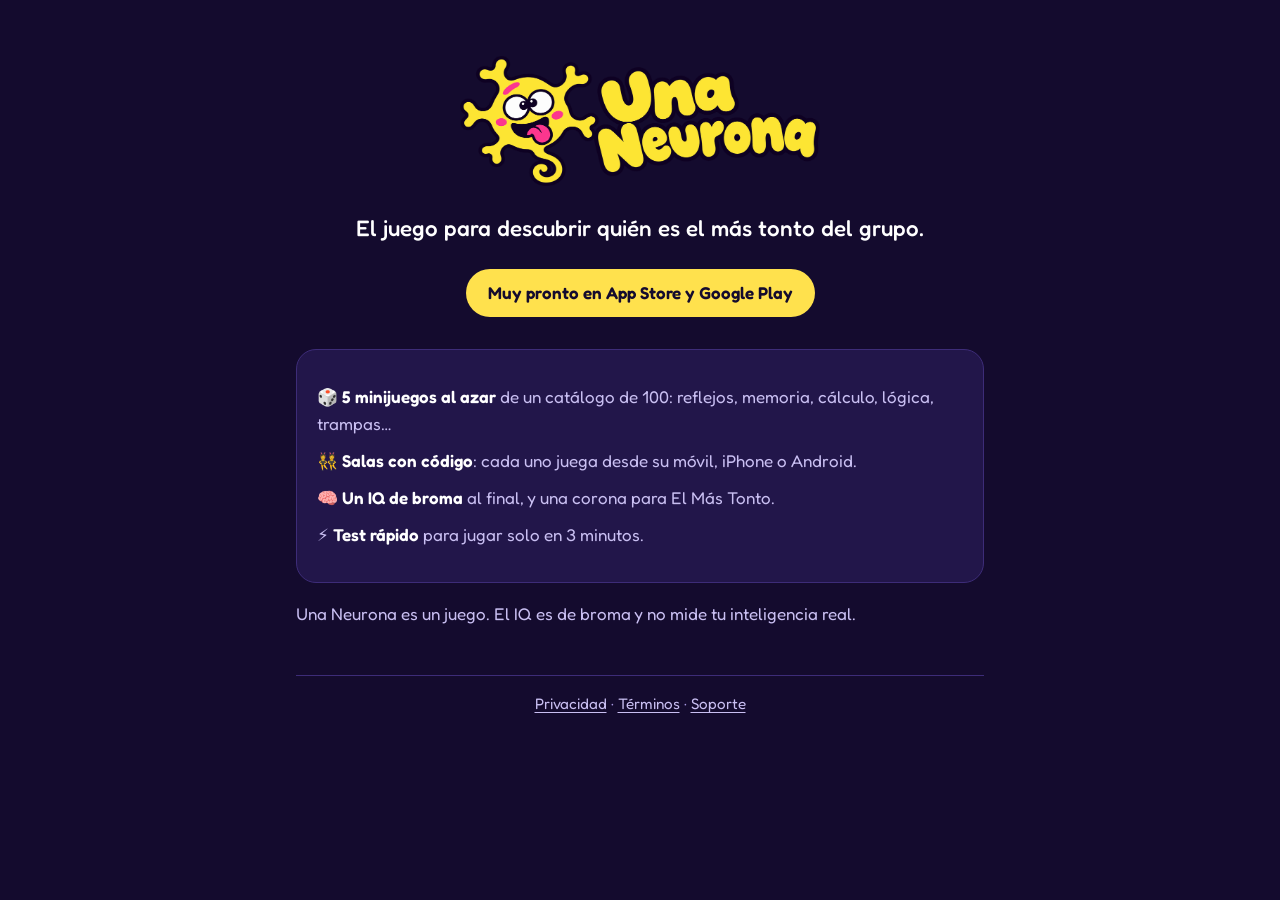
<file: index.html>
<!doctype html>
<html lang="es">
<head>
  <meta charset="utf-8">
  <meta name="viewport" content="width=device-width, initial-scale=1">
  <title>Una Neurona</title>
  <meta name="description" content="El juego de fiesta para descubrir quién es el más tonto del grupo: 5 minijuegos al azar, un IQ de broma y una corona que nadie quiere.">
  <meta property="og:title" content="Una Neurona">
  <meta property="og:description" content="¿Quién es el más tonto del grupo? 5 minijuegos, un IQ de broma y una corona que nadie quiere.">
  <meta property="og:image" content="https://xesc004.github.io/assets/wordmark.png">
  <link rel="icon" href="/favicon.png">
  <link rel="apple-touch-icon" href="/assets/icon-192.png">
  <link rel="preconnect" href="https://fonts.googleapis.com">
  <link rel="preconnect" href="https://fonts.gstatic.com" crossorigin>
  <link href="https://fonts.googleapis.com/css2?family=Fredoka:wght@400;500;600&display=swap" rel="stylesheet">
  <link rel="stylesheet" href="/assets/styles.css">
</head>
<body>
  <main>
    <section class="hero">
      <img src="/assets/wordmark.png" alt="Una Neurona" width="1024" height="371">
      <p class="tagline">El juego para descubrir quién es el más tonto del grupo.</p>
      <span class="soon">Muy pronto en App Store y Google Play</span>
    </section>

    <div class="card">
      <ul class="features">
        <li>🎲 <strong>5 minijuegos al azar</strong> de un catálogo de 100: reflejos, memoria, cálculo, lógica, trampas…</li>
        <li>👯 <strong>Salas con código</strong>: cada uno juega desde su móvil, iPhone o Android.</li>
        <li>🧠 <strong>Un IQ de broma</strong> al final, y una corona para El Más Tonto.</li>
        <li>⚡ <strong>Test rápido</strong> para jugar solo en 3 minutos.</li>
      </ul>
    </div>

    <p>Una Neurona es un juego. El IQ es de broma y no mide tu inteligencia real.</p>

    <footer>
      <a href="/privacidad/">Privacidad</a> · <a href="/terminos/">Términos</a> ·
      <a href="mailto:xescoalabaucalatayud2@gmail.com">Soporte</a>
    </footer>
  </main>
</body>
</html>
</file>
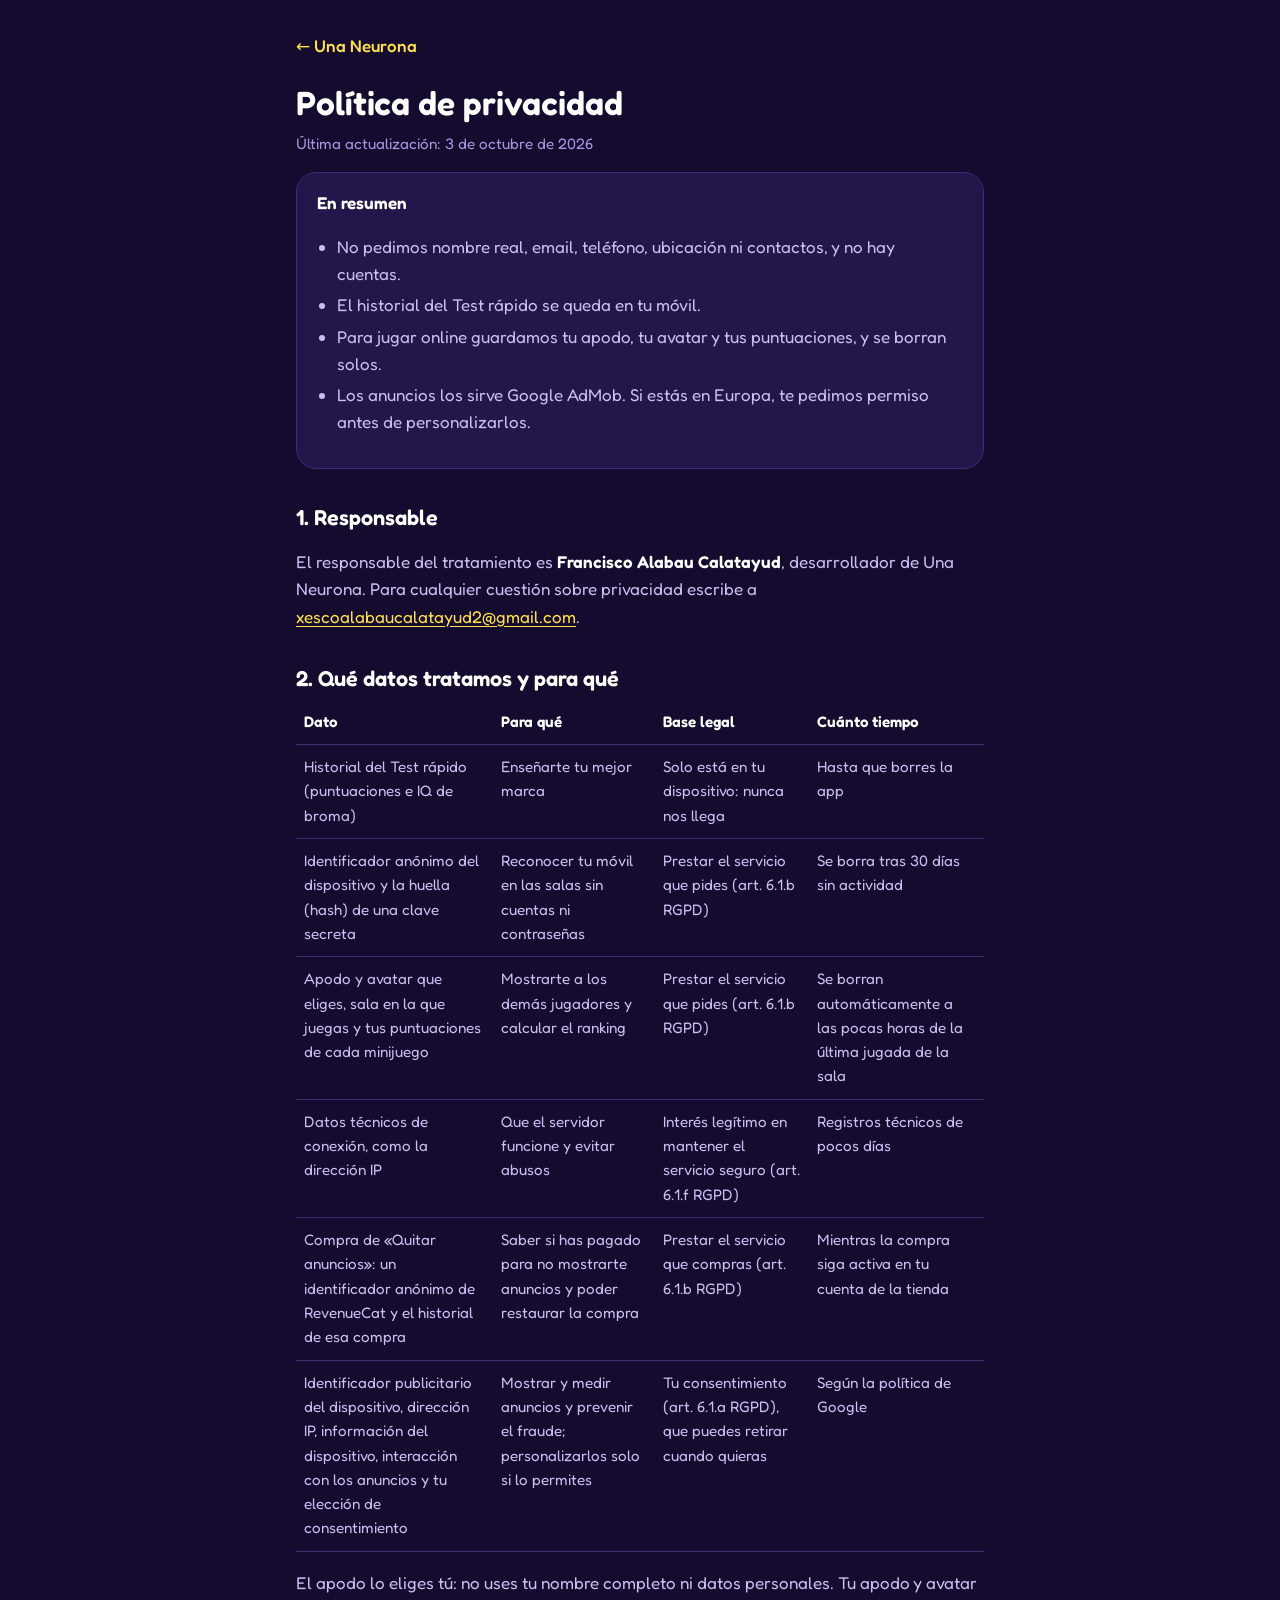
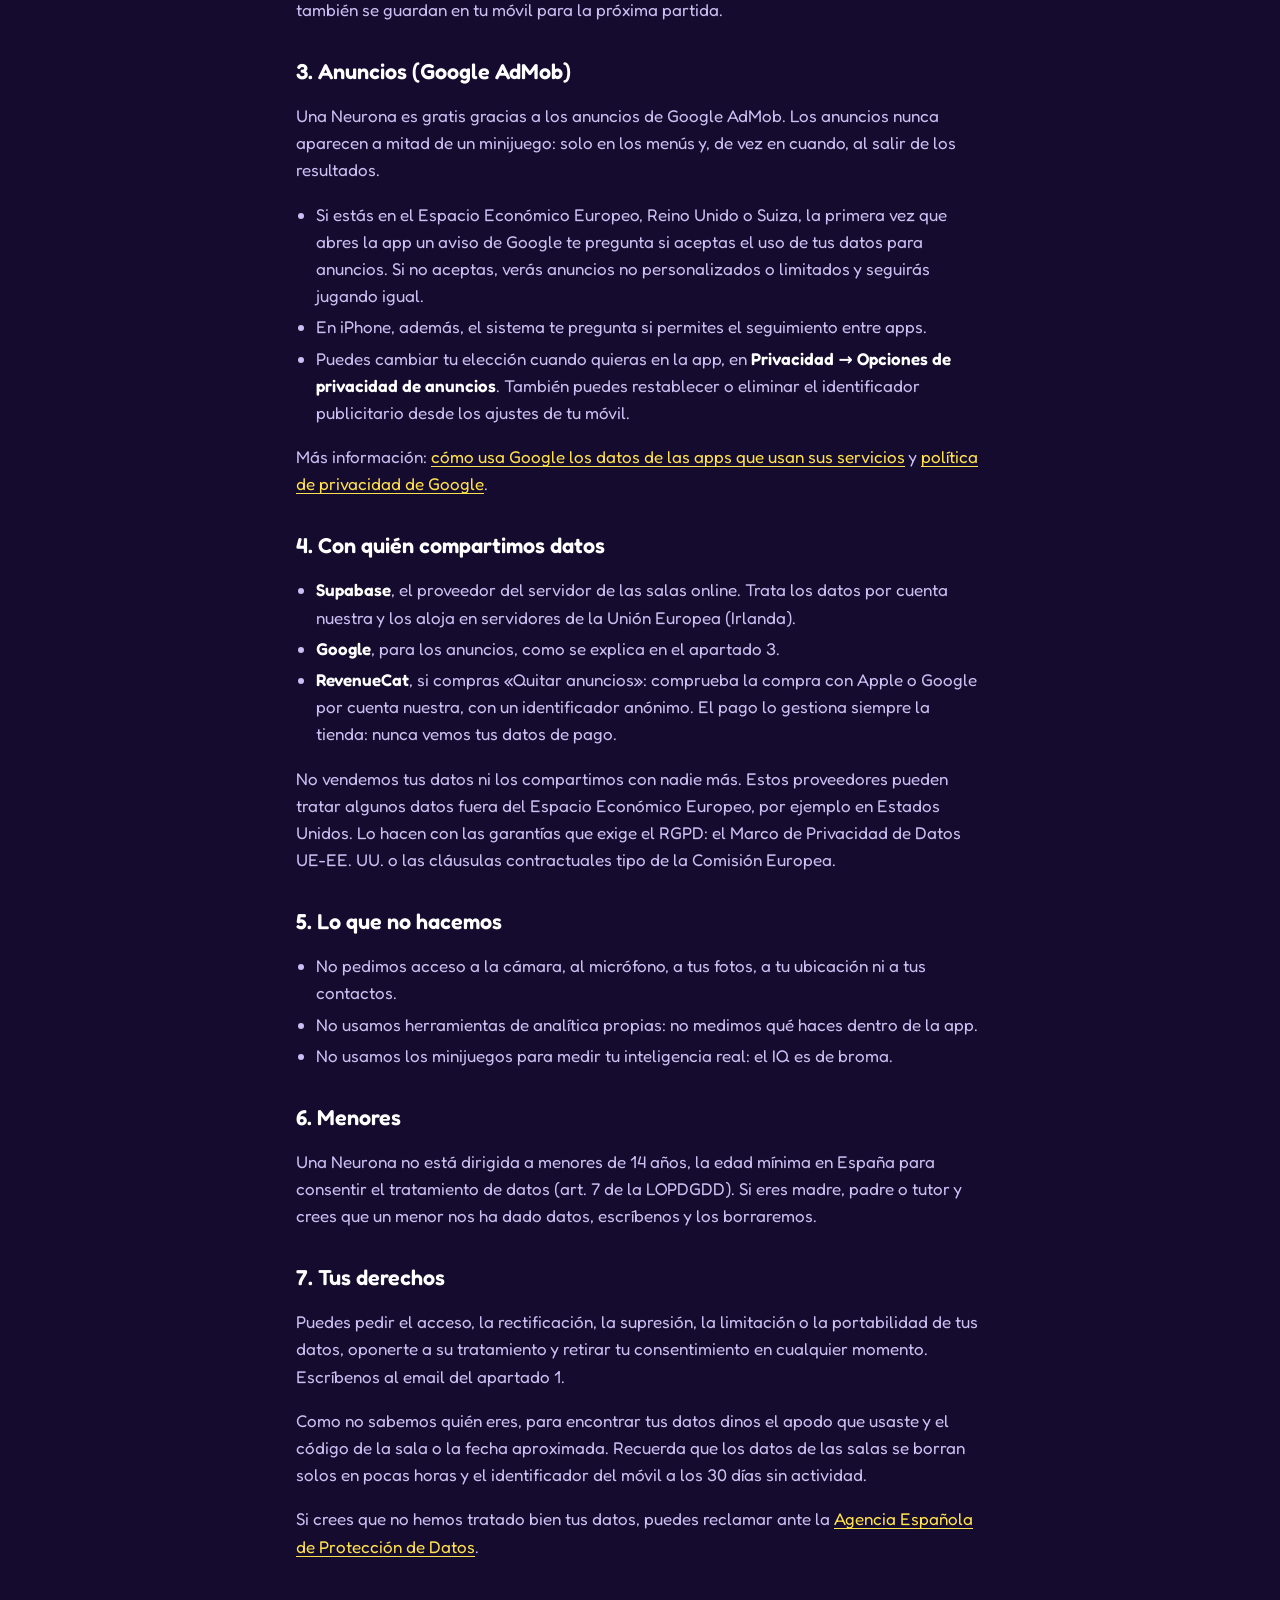
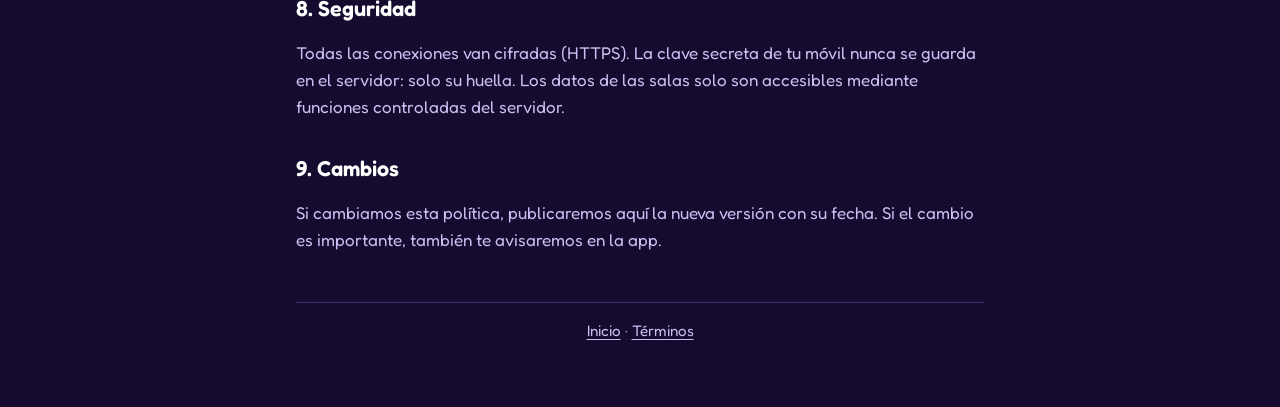
<file: privacidad/index.html>
<!doctype html>
<html lang="es">
<head>
  <meta charset="utf-8">
  <meta name="viewport" content="width=device-width, initial-scale=1">
  <title>Privacidad · Una Neurona</title>
  <meta name="description" content="Política de privacidad de Una Neurona: qué datos tratamos, para qué, durante cuánto tiempo y cómo ejercer tus derechos.">
  <link rel="icon" href="/favicon.png">
  <link rel="preconnect" href="https://fonts.googleapis.com">
  <link rel="preconnect" href="https://fonts.gstatic.com" crossorigin>
  <link href="https://fonts.googleapis.com/css2?family=Fredoka:wght@400;500;600&display=swap" rel="stylesheet">
  <link rel="stylesheet" href="/assets/styles.css">
</head>
<body>
  <main>
    <a class="back" href="/">← Una Neurona</a>
    <h1>Política de privacidad</h1>
    <p class="updated">Última actualización: 3 de octubre de 2026</p>

    <div class="card">
      <strong>En resumen</strong>
      <ul>
        <li>No pedimos nombre real, email, teléfono, ubicación ni contactos, y no hay cuentas.</li>
        <li>El historial del Test rápido se queda en tu móvil.</li>
        <li>Para jugar online guardamos tu apodo, tu avatar y tus puntuaciones, y se borran solos.</li>
        <li>Los anuncios los sirve Google AdMob. Si estás en Europa, te pedimos permiso antes de personalizarlos.</li>
      </ul>
    </div>

    <h2>1. Responsable</h2>
    <p>
      El responsable del tratamiento es <strong>Francisco Alabau Calatayud</strong>, desarrollador de Una Neurona.
      Para cualquier cuestión sobre privacidad escribe a
      <a href="mailto:xescoalabaucalatayud2@gmail.com">xescoalabaucalatayud2@gmail.com</a>.
    </p>

    <h2>2. Qué datos tratamos y para qué</h2>
    <div class="table-wrap">
      <table>
        <thead>
          <tr><th>Dato</th><th>Para qué</th><th>Base legal</th><th>Cuánto tiempo</th></tr>
        </thead>
        <tbody>
          <tr>
            <td>Historial del Test rápido (puntuaciones e IQ de broma)</td>
            <td>Enseñarte tu mejor marca</td>
            <td>Solo está en tu dispositivo: nunca nos llega</td>
            <td>Hasta que borres la app</td>
          </tr>
          <tr>
            <td>Identificador anónimo del dispositivo y la huella (hash) de una clave secreta</td>
            <td>Reconocer tu móvil en las salas sin cuentas ni contraseñas</td>
            <td>Prestar el servicio que pides (art. 6.1.b RGPD)</td>
            <td>Se borra tras 30 días sin actividad</td>
          </tr>
          <tr>
            <td>Apodo y avatar que eliges, sala en la que juegas y tus puntuaciones de cada minijuego</td>
            <td>Mostrarte a los demás jugadores y calcular el ranking</td>
            <td>Prestar el servicio que pides (art. 6.1.b RGPD)</td>
            <td>Se borran automáticamente a las pocas horas de la última jugada de la sala</td>
          </tr>
          <tr>
            <td>Datos técnicos de conexión, como la dirección IP</td>
            <td>Que el servidor funcione y evitar abusos</td>
            <td>Interés legítimo en mantener el servicio seguro (art. 6.1.f RGPD)</td>
            <td>Registros técnicos de pocos días</td>
          </tr>
          <tr>
            <td>Compra de «Quitar anuncios»: un identificador anónimo de RevenueCat y el historial de esa compra</td>
            <td>Saber si has pagado para no mostrarte anuncios y poder restaurar la compra</td>
            <td>Prestar el servicio que compras (art. 6.1.b RGPD)</td>
            <td>Mientras la compra siga activa en tu cuenta de la tienda</td>
          </tr>
          <tr>
            <td>Identificador publicitario del dispositivo, dirección IP, información del dispositivo, interacción con los anuncios y tu elección de consentimiento</td>
            <td>Mostrar y medir anuncios y prevenir el fraude; personalizarlos solo si lo permites</td>
            <td>Tu consentimiento (art. 6.1.a RGPD), que puedes retirar cuando quieras</td>
            <td>Según la política de Google</td>
          </tr>
        </tbody>
      </table>
    </div>
    <p>
      El apodo lo eliges tú: no uses tu nombre completo ni datos personales. Tu apodo y avatar
      también se guardan en tu móvil para la próxima partida.
    </p>

    <h2>3. Anuncios (Google AdMob)</h2>
    <p>
      Una Neurona es gratis gracias a los anuncios de Google AdMob. Los anuncios nunca aparecen a
      mitad de un minijuego: solo en los menús y, de vez en cuando, al salir de los resultados.
    </p>
    <ul>
      <li>
        Si estás en el Espacio Económico Europeo, Reino Unido o Suiza, la primera vez que abres la app
        un aviso de Google te pregunta si aceptas el uso de tus datos para anuncios. Si no aceptas,
        verás anuncios no personalizados o limitados y seguirás jugando igual.
      </li>
      <li>En iPhone, además, el sistema te pregunta si permites el seguimiento entre apps.</li>
      <li>
        Puedes cambiar tu elección cuando quieras en la app, en <strong>Privacidad → Opciones de
        privacidad de anuncios</strong>. También puedes restablecer o eliminar el identificador
        publicitario desde los ajustes de tu móvil.
      </li>
    </ul>
    <p>
      Más información:
      <a href="https://policies.google.com/technologies/partner-sites" rel="noopener">cómo usa Google los datos de las apps que usan sus servicios</a>
      y <a href="https://policies.google.com/privacy" rel="noopener">política de privacidad de Google</a>.
    </p>

    <h2>4. Con quién compartimos datos</h2>
    <ul>
      <li>
        <strong>Supabase</strong>, el proveedor del servidor de las salas online. Trata los datos por
        cuenta nuestra y los aloja en servidores de la Unión Europea (Irlanda).
      </li>
      <li><strong>Google</strong>, para los anuncios, como se explica en el apartado 3.</li>
      <li>
        <strong>RevenueCat</strong>, si compras «Quitar anuncios»: comprueba la compra con Apple o Google
        por cuenta nuestra, con un identificador anónimo. El pago lo gestiona siempre la tienda: nunca
        vemos tus datos de pago.
      </li>
    </ul>
    <p>
      No vendemos tus datos ni los compartimos con nadie más. Estos proveedores pueden tratar algunos
      datos fuera del Espacio Económico Europeo, por ejemplo en Estados Unidos. Lo hacen con las
      garantías que exige el RGPD: el Marco de Privacidad de Datos UE-EE. UU. o las cláusulas
      contractuales tipo de la Comisión Europea.
    </p>

    <h2>5. Lo que no hacemos</h2>
    <ul>
      <li>No pedimos acceso a la cámara, al micrófono, a tus fotos, a tu ubicación ni a tus contactos.</li>
      <li>No usamos herramientas de analítica propias: no medimos qué haces dentro de la app.</li>
      <li>No usamos los minijuegos para medir tu inteligencia real: el IQ es de broma.</li>
    </ul>

    <h2>6. Menores</h2>
    <p>
      Una Neurona no está dirigida a menores de 14 años, la edad mínima en España para consentir el
      tratamiento de datos (art. 7 de la LOPDGDD). Si eres madre, padre o tutor y crees que un menor
      nos ha dado datos, escríbenos y los borraremos.
    </p>

    <h2>7. Tus derechos</h2>
    <p>
      Puedes pedir el acceso, la rectificación, la supresión, la limitación o la portabilidad de tus
      datos, oponerte a su tratamiento y retirar tu consentimiento en cualquier momento. Escríbenos al
      email del apartado 1.
    </p>
    <p>
      Como no sabemos quién eres, para encontrar tus datos dinos el apodo que usaste y el código de la
      sala o la fecha aproximada. Recuerda que los datos de las salas se borran solos en pocas horas y
      el identificador del móvil a los 30 días sin actividad.
    </p>
    <p>
      Si crees que no hemos tratado bien tus datos, puedes reclamar ante la
      <a href="https://www.aepd.es" rel="noopener">Agencia Española de Protección de Datos</a>.
    </p>

    <h2>8. Seguridad</h2>
    <p>
      Todas las conexiones van cifradas (HTTPS). La clave secreta de tu móvil nunca se guarda en el
      servidor: solo su huella. Los datos de las salas solo son accesibles mediante funciones
      controladas del servidor.
    </p>

    <h2>9. Cambios</h2>
    <p>
      Si cambiamos esta política, publicaremos aquí la nueva versión con su fecha. Si el cambio es
      importante, también te avisaremos en la app.
    </p>

    <footer>
      <a href="/">Inicio</a> · <a href="/terminos/">Términos</a>
    </footer>
  </main>
</body>
</html>
</file>
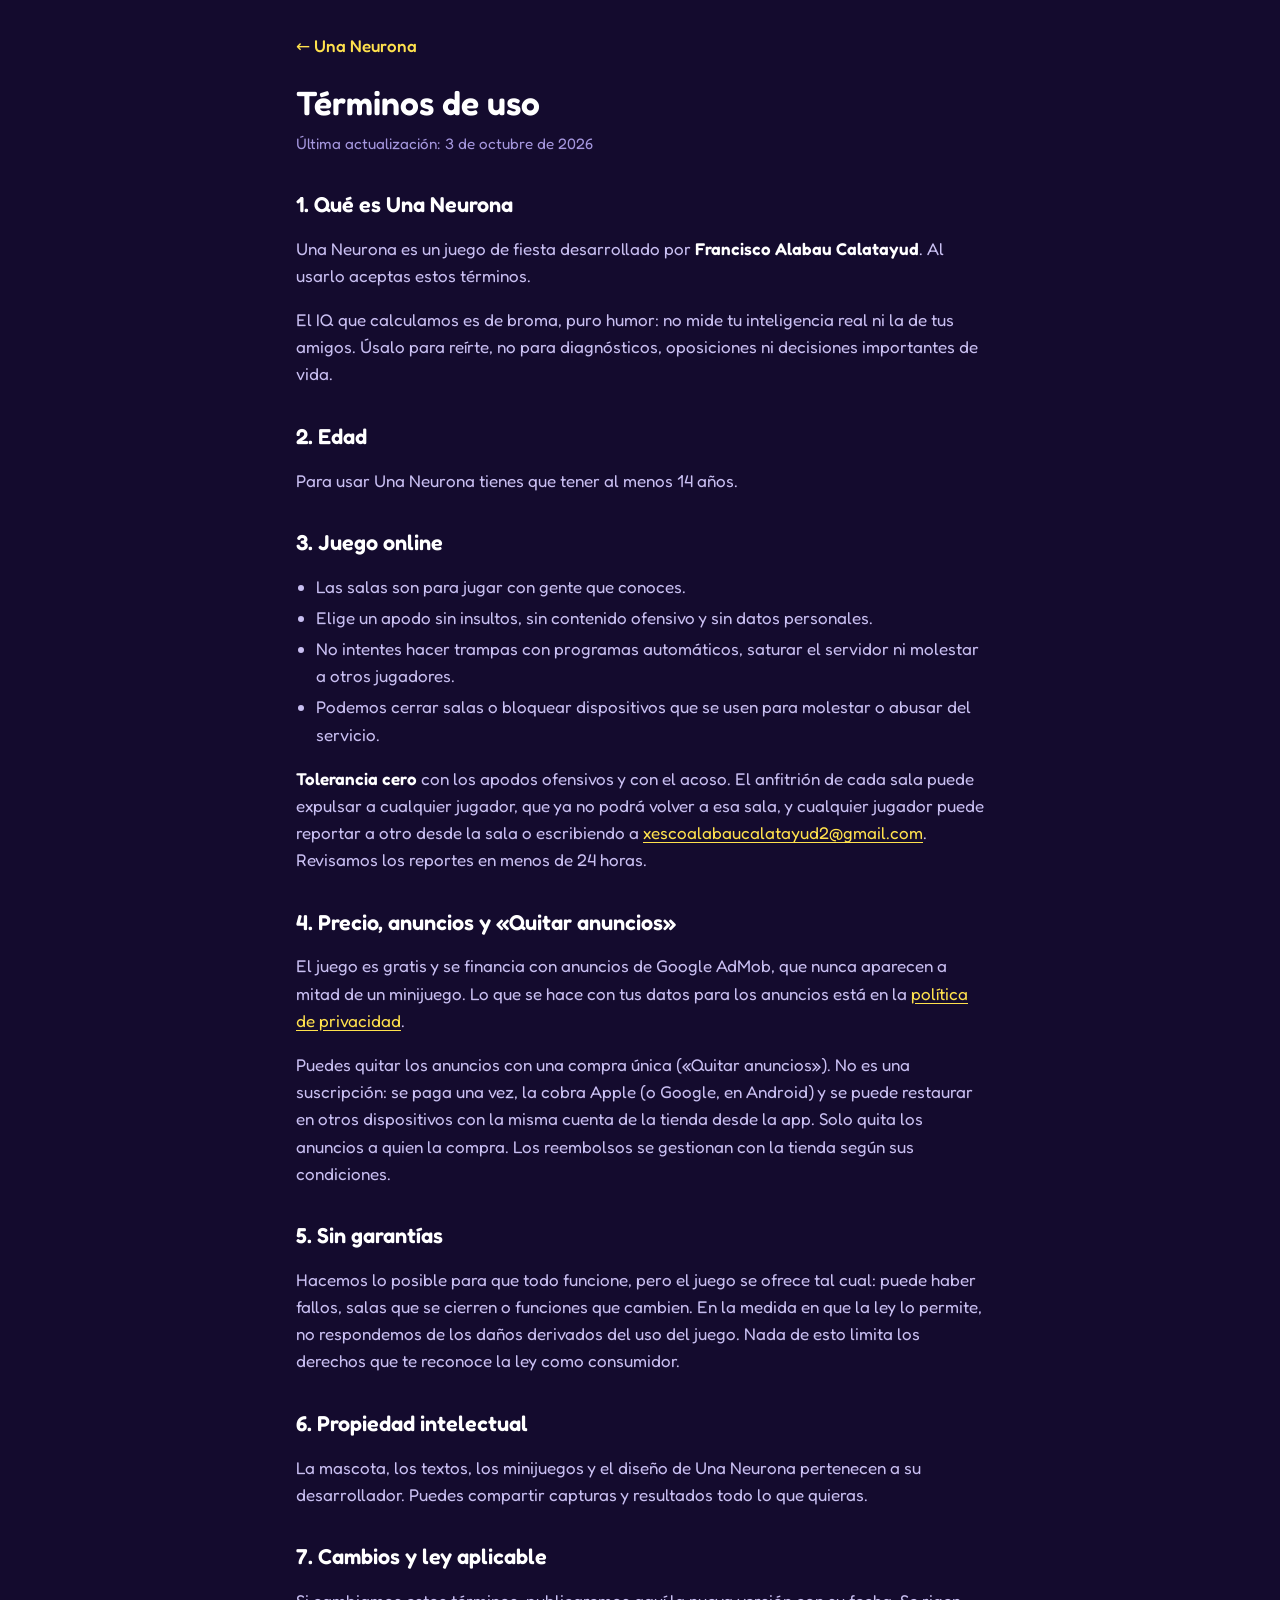
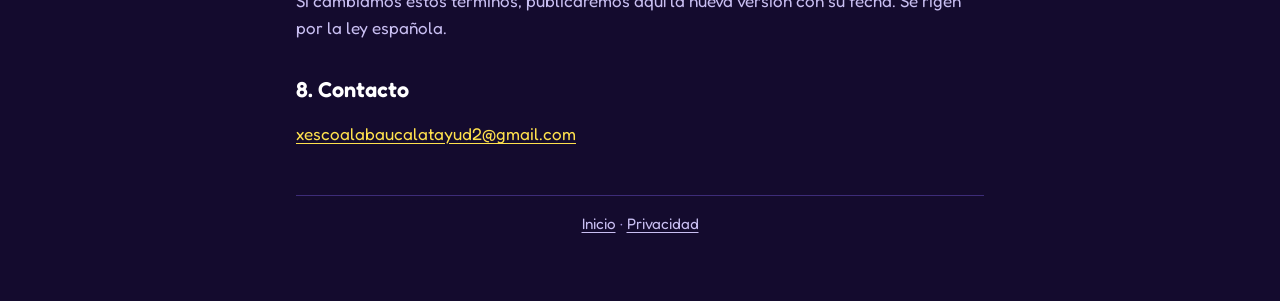
<file: terminos/index.html>
<!doctype html>
<html lang="es">
<head>
  <meta charset="utf-8">
  <meta name="viewport" content="width=device-width, initial-scale=1">
  <title>Términos · Una Neurona</title>
  <meta name="description" content="Términos de uso de Una Neurona.">
  <link rel="icon" href="/favicon.png">
  <link rel="preconnect" href="https://fonts.googleapis.com">
  <link rel="preconnect" href="https://fonts.gstatic.com" crossorigin>
  <link href="https://fonts.googleapis.com/css2?family=Fredoka:wght@400;500;600&display=swap" rel="stylesheet">
  <link rel="stylesheet" href="/assets/styles.css">
</head>
<body>
  <main>
    <a class="back" href="/">← Una Neurona</a>
    <h1>Términos de uso</h1>
    <p class="updated">Última actualización: 3 de octubre de 2026</p>

    <h2>1. Qué es Una Neurona</h2>
    <p>
      Una Neurona es un juego de fiesta desarrollado por <strong>Francisco Alabau Calatayud</strong>. Al usarlo
      aceptas estos términos.
    </p>
    <p>
      El IQ que calculamos es de broma, puro humor: no mide tu inteligencia real ni la de tus amigos.
      Úsalo para reírte, no para diagnósticos, oposiciones ni decisiones importantes de vida.
    </p>

    <h2>2. Edad</h2>
    <p>Para usar Una Neurona tienes que tener al menos 14 años.</p>

    <h2>3. Juego online</h2>
    <ul>
      <li>Las salas son para jugar con gente que conoces.</li>
      <li>Elige un apodo sin insultos, sin contenido ofensivo y sin datos personales.</li>
      <li>No intentes hacer trampas con programas automáticos, saturar el servidor ni molestar a otros jugadores.</li>
      <li>Podemos cerrar salas o bloquear dispositivos que se usen para molestar o abusar del servicio.</li>
    </ul>
    <p>
      <strong>Tolerancia cero</strong> con los apodos ofensivos y con el acoso. El anfitrión de cada sala
      puede expulsar a cualquier jugador, que ya no podrá volver a esa sala, y cualquier jugador puede
      reportar a otro desde la sala o escribiendo a
      <a href="mailto:xescoalabaucalatayud2@gmail.com">xescoalabaucalatayud2@gmail.com</a>. Revisamos los
      reportes en menos de 24 horas.
    </p>

    <h2>4. Precio, anuncios y «Quitar anuncios»</h2>
    <p>
      El juego es gratis y se financia con anuncios de Google AdMob, que nunca aparecen a mitad de un
      minijuego. Lo que se hace con tus datos para los anuncios está en la
      <a href="/privacidad/">política de privacidad</a>.
    </p>
    <p>
      Puedes quitar los anuncios con una compra única («Quitar anuncios»). No es una suscripción: se
      paga una vez, la cobra Apple (o Google, en Android) y se puede restaurar en otros dispositivos con
      la misma cuenta de la tienda desde la app. Solo quita los anuncios a quien la compra. Los reembolsos
      se gestionan con la tienda según sus condiciones.
    </p>

    <h2>5. Sin garantías</h2>
    <p>
      Hacemos lo posible para que todo funcione, pero el juego se ofrece tal cual: puede haber fallos,
      salas que se cierren o funciones que cambien. En la medida en que la ley lo permite, no
      respondemos de los daños derivados del uso del juego. Nada de esto limita los derechos que te
      reconoce la ley como consumidor.
    </p>

    <h2>6. Propiedad intelectual</h2>
    <p>
      La mascota, los textos, los minijuegos y el diseño de Una Neurona pertenecen a su desarrollador.
      Puedes compartir capturas y resultados todo lo que quieras.
    </p>

    <h2>7. Cambios y ley aplicable</h2>
    <p>
      Si cambiamos estos términos, publicaremos aquí la nueva versión con su fecha. Se rigen por la
      ley española.
    </p>

    <h2>8. Contacto</h2>
    <p><a href="mailto:xescoalabaucalatayud2@gmail.com">xescoalabaucalatayud2@gmail.com</a></p>

    <footer>
      <a href="/">Inicio</a> · <a href="/privacidad/">Privacidad</a>
    </footer>
  </main>
</body>
</html>
</file>
<file: assets/styles.css>
:root {
  --bg: #140B2E;
  --surface: #22164A;
  --border: #3D2C78;
  --text: #FFFFFF;
  --text-2: #C9BFF2;
  --muted: #A597DE;
  --primary: #FFE14D;
  --pink: #FF4FA3;
  color-scheme: dark;
}

* { box-sizing: border-box; }

html { -webkit-text-size-adjust: 100%; }

body {
  margin: 0;
  background: var(--bg);
  color: var(--text-2);
  font-family: 'Fredoka', system-ui, -apple-system, 'Segoe UI', sans-serif;
  font-size: 17px;
  line-height: 1.6;
}

main {
  max-width: 720px;
  margin: 0 auto;
  padding: 32px 16px 64px;
}

a { color: var(--primary); text-underline-offset: 3px; }
a:focus-visible { outline: 3px solid var(--pink); outline-offset: 3px; border-radius: 4px; }

h1, h2, h3 { color: var(--text); line-height: 1.2; font-weight: 600; }
h1 { font-size: 2.1rem; margin: 24px 0 8px; }
h2 { font-size: 1.35rem; margin: 36px 0 8px; }
h3 { font-size: 1.1rem; margin: 20px 0 4px; }

ul { padding-left: 1.2em; }
li { margin: 4px 0; }
strong { color: var(--text); font-weight: 600; }

.back { display: inline-block; font-weight: 500; text-decoration: none; }
.updated { color: var(--muted); font-size: 0.95rem; margin: 0; }

.card {
  background: var(--surface);
  border: 1px solid var(--border);
  border-radius: 20px;
  padding: 16px 20px;
  margin: 16px 0;
}

table { width: 100%; border-collapse: collapse; font-size: 0.95rem; }
th, td { text-align: left; vertical-align: top; padding: 10px 8px; border-bottom: 1px solid var(--border); }
th { color: var(--text); font-weight: 600; }
.table-wrap { overflow-x: auto; }

.hero { text-align: center; padding-top: 24px; }
.hero img { width: min(360px, 100%); height: auto; }
.tagline { color: var(--text); font-size: 1.4rem; font-weight: 500; margin: 16px 0 8px; }
.soon {
  display: inline-block;
  background: var(--primary);
  color: var(--bg);
  font-weight: 600;
  border-radius: 999px;
  padding: 10px 22px;
  margin: 16px 0;
}
.features { list-style: none; padding: 0; text-align: left; }
.features li { margin: 10px 0; }

footer {
  margin-top: 48px;
  padding-top: 16px;
  border-top: 1px solid var(--border);
  color: var(--muted);
  font-size: 0.95rem;
  text-align: center;
}
footer a { color: var(--text-2); }
</file>
